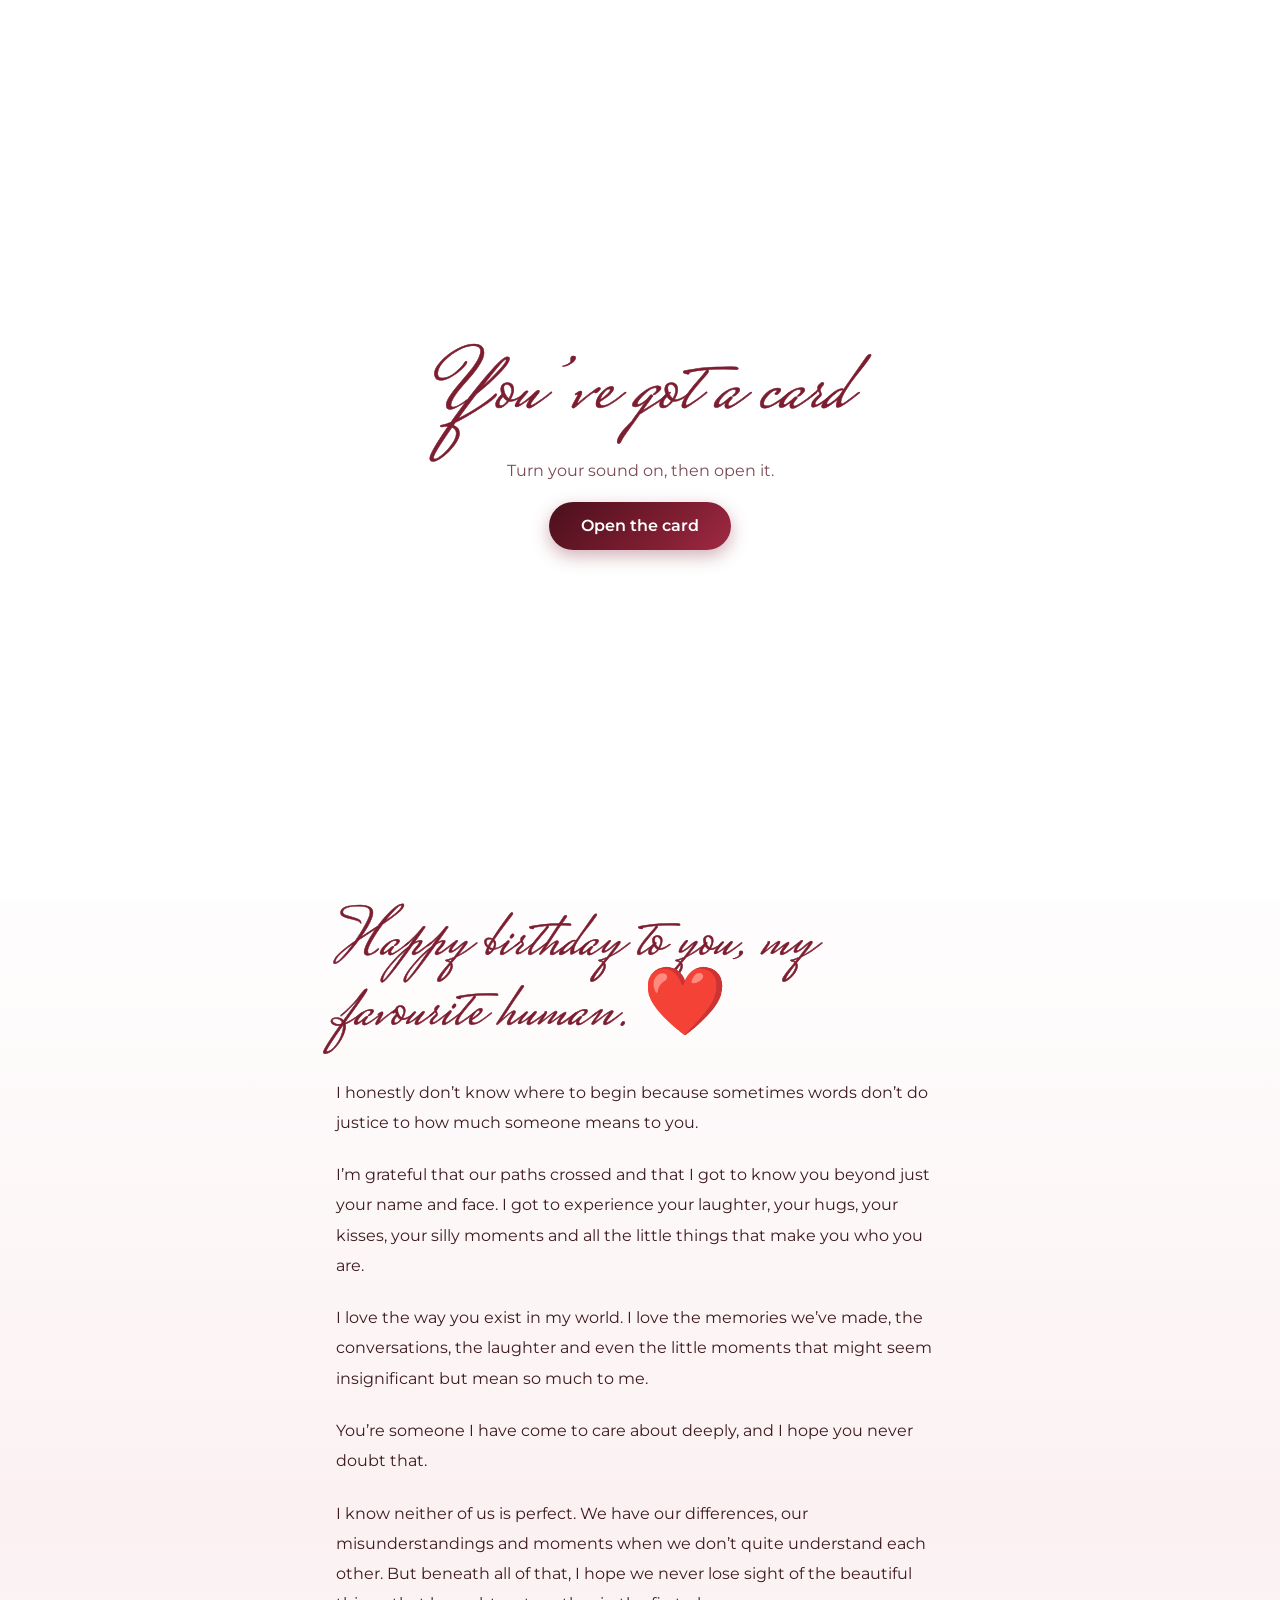
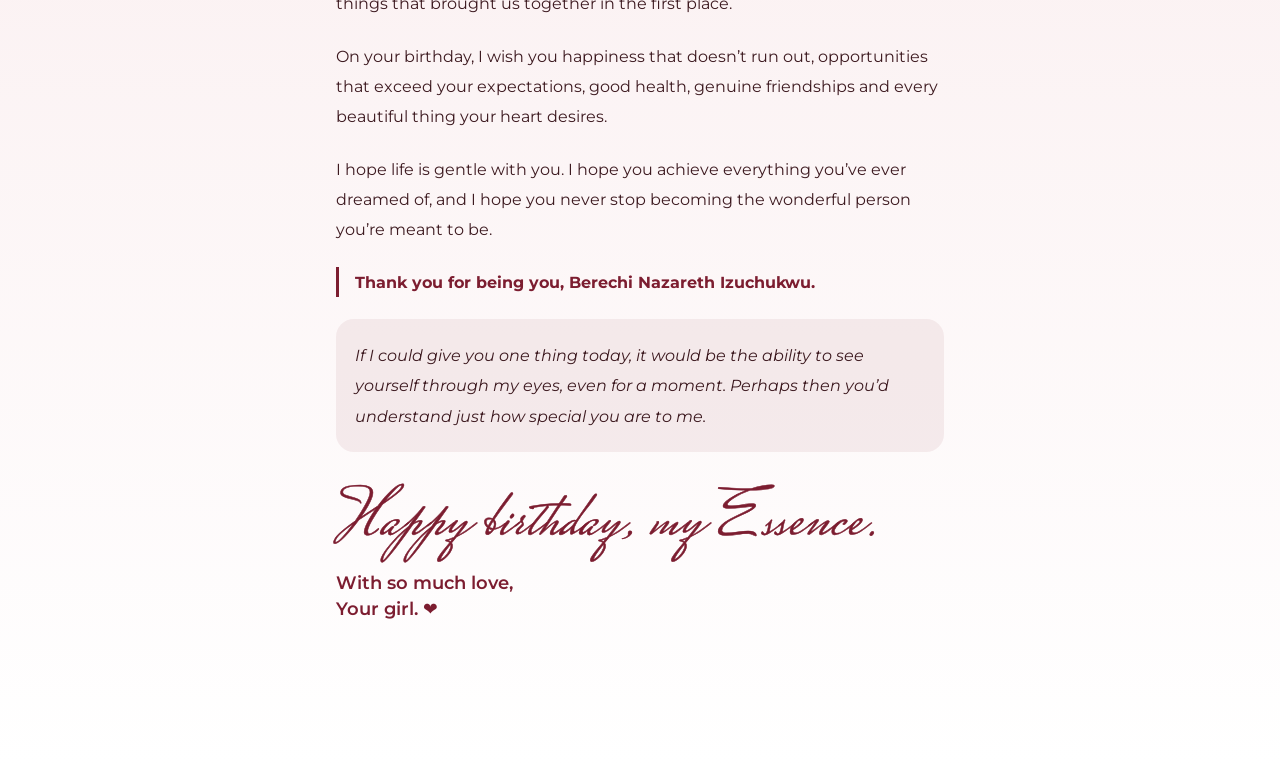
<file: index.html>
<!DOCTYPE html>
<html lang="en">
<head>
<meta charset="utf-8">
<meta name="viewport" content="width=device-width, initial-scale=1, viewport-fit=cover">
<title>Happy Birthday, Berechi!</title>
<link rel="preconnect" href="https://fonts.googleapis.com">
<link rel="preconnect" href="https://fonts.gstatic.com" crossorigin>
<link href="https://fonts.googleapis.com/css2?family=Montserrat:wght@400;500;600;700&family=Mrs+Saint+Delafield&display=swap" rel="stylesheet">
<script>document.documentElement.classList.add('js')</script>
<link rel="stylesheet" href="style.css">
</head>
<body>
<div class="gate" id="gate">
  <h2>You’ve got a card</h2>
  <p>Turn your sound on, then open it.</p>
  <button id="open">Open the card</button>
</div>

<main class="stage" id="stage">
  <div id="bokeh"></div>
  <h1 class="title fade">HAPPY BIRTHDAY</h1>
  <svg id="art" viewBox="0 0 736 981" role="img" aria-label="Birthday photo collage">
    <defs id="defs"></defs>
    <g id="ring"></g>
    <g id="main" class="pop">
      <image id="mainImg" class="cut" x="148" y="409" width="440" height="586" preserveAspectRatio="none"/>
      <rect id="mainHit" class="hit" tabindex="0" role="button" aria-label="Change main photo" fill="transparent" x="220" y="520" width="300" height="461"/>
    </g>
  </svg>
  <p class="plus1 fade">+1</p>
  <p class="wish fade">Happy birthday to you, my favourite human. ❤️</p>
  <p class="name fade">Berechi</p>
</main>
<a class="cue" href="#letter">A letter for you <span aria-hidden="true">↓</span></a>
<section class="letter" id="letter" aria-label="A letter for you">
  <div class="hearts" id="hearts" aria-hidden="true"></div>
  <article class="paper">
    <h2 class="rv">Happy birthday to you, my favourite human. ❤️</h2>
    <p class="rv">I honestly don’t know where to begin because sometimes words don’t do justice to how much someone means to you.</p>
    <p class="rv">I’m grateful that our paths crossed and that I got to know you beyond just your name and face. I got to experience your laughter, your hugs, your kisses, your silly moments and all the little things that make you who you are.</p>
    <p class="rv">I love the way you exist in my world. I love the memories we’ve made, the conversations, the laughter and even the little moments that might seem insignificant but mean so much to me.</p>
    <p class="rv">You’re someone I have come to care about deeply, and I hope you never doubt that.</p>
    <p class="rv">I know neither of us is perfect. We have our differences, our misunderstandings and moments when we don’t quite understand each other. But beneath all of that, I hope we never lose sight of the beautiful things that brought us together in the first place.</p>
    <p class="rv">On your birthday, I wish you happiness that doesn’t run out, opportunities that exceed your expectations, good health, genuine friendships and every beautiful thing your heart desires.</p>
    <p class="rv">I hope life is gentle with you. I hope you achieve everything you’ve ever dreamed of, and I hope you never stop becoming the wonderful person you’re meant to be.</p>
    <p class="rv hl">Thank you for being you, Berechi Nazareth Izuchukwu.</p>
    <p class="rv quote">If I could give you one thing today, it would be the ability to see yourself through my eyes, even for a moment. Perhaps then you’d understand just how special you are to me.</p>
    <p class="close rv">Happy birthday, my Essence.</p>
    <p class="sign rv">With so much love,<br>Your girl. ❤️</p>
  </article>
</section>
<input type="file" id="file" accept="image/*" hidden>
<button id="mute" hidden>Mute</button>

<script src="script.js"></script>
</body>
</html>
</file>
<file: style.css>
:root{
  --maroon:#7c1d30; --deep:#4b0f1c; --choc:#4f2820; --rose:#b5495d; --tint:#fbf1f2; --white:#fff;
  --script:'Mrs Saint Delafield','Brush Script MT',cursive; --body:'Montserrat',system-ui,sans-serif;
  box-sizing:border-box;
  padding-top:env(safe-area-inset-top,0px); padding-bottom:env(safe-area-inset-bottom,0px);
}
html{scroll-padding-top:env(safe-area-inset-top,0px);scroll-behavior:smooth}
*,*::before,*::after{box-sizing:inherit}
body{margin:0;background:var(--white);color:var(--deep);font-family:var(--body);min-height:100vh}
.stage{
  position:relative;margin:0 auto;width:min(100vw,560px);aspect-ratio:736/981;overflow:hidden;
  container-type:inline-size;--lv:0;
  background:linear-gradient(115deg,transparent 0 28%,rgba(124,29,48,.04) 28% 46%,transparent 46%),
             linear-gradient(62deg,transparent 0 58%,rgba(124,29,48,.035) 58% 80%,transparent 80%),#fff;
}
svg{position:absolute;inset:0;width:100%;height:100%;overflow:visible}
.title{
  position:absolute;left:0;right:0;top:6.4cqw;margin:0;text-align:center;font-weight:500;
  font-size:4.2cqw;letter-spacing:.32em;text-indent:.32em;color:var(--maroon);white-space:nowrap;
}
.name{
  position:absolute;left:53.7cqw;top:112cqw;translate:-50% 0;margin:0;font-family:var(--script);font-weight:400;
  font-size:13cqw;line-height:1;color:#fff;-webkit-text-stroke:.25cqw #fff;text-shadow:0 .4cqw 1.2cqw rgba(0,0,0,.55);white-space:nowrap;z-index:3;
}
.plus1{
  position:absolute;left:10.5cqw;top:98cqw;margin:0;font-weight:500;font-size:10cqw;line-height:1;color:var(--maroon);
  transform-origin:left center;transform:scale(calc(1 + var(--lv) * .14));
}
.wish{
  position:absolute;right:10cqw;top:99cqw;width:23cqw;margin:0;text-align:right;font-weight:500;color:var(--deep);
  font-size:clamp(10px,2.7cqw,14px);line-height:1.45;
}
.fade{opacity:0;transition:opacity 1.2s .6s}
.go .fade{opacity:1}
/* ring of photos */
#ring{transform-origin:368px 402px;transform:scale(calc(1 + var(--lv) * .025))}
.slice{filter:drop-shadow(0 5px 7px rgba(75,15,28,.22));transform-origin:368px 402px;transform:rotate(-35deg) scale(.7);opacity:0;
  transition:transform 1.2s cubic-bezier(.2,.8,.2,1),opacity .7s}
.go .slice{transform:none;opacity:1}
.slice image{filter:saturate(1.1) contrast(1.05)}
.plus{font:300 40px var(--body);fill:#fff;opacity:.85;pointer-events:none}
.hit{cursor:pointer;outline:none}
.hit:focus-visible{stroke:#fff;stroke-width:4;stroke-dasharray:8 6}
.pop{opacity:0;transform:translateY(60px);transition:opacity 1s 1s,transform 1.2s 1s cubic-bezier(.2,.8,.2,1)}
.go .pop{opacity:1;transform:none}
.cut{filter:drop-shadow(0 14px 14px rgba(40,5,15,.4))}
.dot{position:absolute;border-radius:50%;background:radial-gradient(circle,#d9798b,#b5495d);opacity:0;animation:rise linear infinite}
@keyframes rise{0%{opacity:0;translate:0 0}15%{opacity:.55}85%{opacity:.4}100%{opacity:0;translate:2cqw -30cqw}}
/* letter */
.cue{display:block;width:max-content;margin:1.2rem auto 0;color:var(--maroon);font:600 .95rem var(--body);border:1.5px solid var(--maroon);
  border-radius:999px;padding:.85rem 1.5rem;min-height:48px;text-decoration:none;animation:cue 2.4s ease-in-out infinite}
.cue:focus-visible{outline:3px solid var(--deep);outline-offset:3px}
@keyframes cue{50%{transform:translateY(6px)}}
.letter{position:relative;overflow:hidden;padding:clamp(48px,8vw,96px) 22px 120px;background:linear-gradient(#fff,var(--tint) 45%,#fff)}
.paper{position:relative;z-index:1;max-width:38rem;margin:0 auto}
.paper h2,.paper p.close{font:400 clamp(2.8rem,11vw,4.2rem)/1.05 var(--script);margin:0 0 1.6rem;-webkit-text-stroke:.5px var(--maroon);color:var(--maroon)}
.paper p{font-size:1.02rem;line-height:1.85;margin:0 0 1.4rem;color:#3d1a20;font-weight:400}
.paper p.hl{font-weight:700;color:var(--maroon);border-left:3px solid var(--maroon);padding-left:1rem}
.paper p.quote{font-style:italic;padding:1.3rem 1.2rem;background:rgba(124,29,48,.07);border-radius:18px}
.paper p.close{margin:2.4rem 0 .6rem}
.paper p.sign{font-weight:600;font-size:1.1rem;line-height:1.5;color:var(--maroon)}
.js .rv{opacity:0;transform:translateY(18px);transition:opacity .9s,transform .9s cubic-bezier(.2,.8,.2,1)}
.js .rv.in{opacity:1;transform:none}
.hearts{position:absolute;inset:0;pointer-events:none}
.hearts i{position:absolute;font-style:normal;color:var(--rose);opacity:0;animation:hrise linear infinite}
@keyframes hrise{0%{opacity:0;translate:0 0}12%{opacity:.45}100%{opacity:0;translate:1.5rem -40vh}}
/* gate and controls */
.gate{position:fixed;inset:0;z-index:5;background:#fff;display:flex;flex-direction:column;align-items:center;justify-content:center;
  gap:1.4rem;text-align:center;padding:2rem;transition:opacity .8s,visibility .8s}
.gate.off{opacity:0;visibility:hidden}
.gate h2{font:400 clamp(3.4rem,15vw,5.5rem)/1 var(--script);margin:0;color:var(--maroon);-webkit-text-stroke:.5px var(--maroon)}
.gate p{margin:0;color:#7a4a54;font-size:1rem}
button{font:600 1rem var(--body);color:#fff;border:0;border-radius:999px;min-height:48px;padding:.9rem 2rem;cursor:pointer;
  background:linear-gradient(135deg,var(--deep),var(--maroon) 60%,#a02a42);box-shadow:0 6px 18px rgba(124,29,48,.35);transition:transform .2s}
button:hover{transform:scale(1.05)}
button:focus-visible{outline:3px solid var(--rose);outline-offset:3px}
#mute{position:fixed;right:max(14px,env(safe-area-inset-right,0px));bottom:calc(14px + env(safe-area-inset-bottom,0px));z-index:4;padding:.7rem 1.2rem;font-size:.9rem}
#mute[hidden]{display:none}
@media (prefers-reduced-motion:reduce){
  .dot,.cue,.hearts i{animation:none}.slice,.pop,.fade{transition-duration:.01s;transition-delay:0s}.js .rv{opacity:1;transform:none;transition:none}
}
</file>
